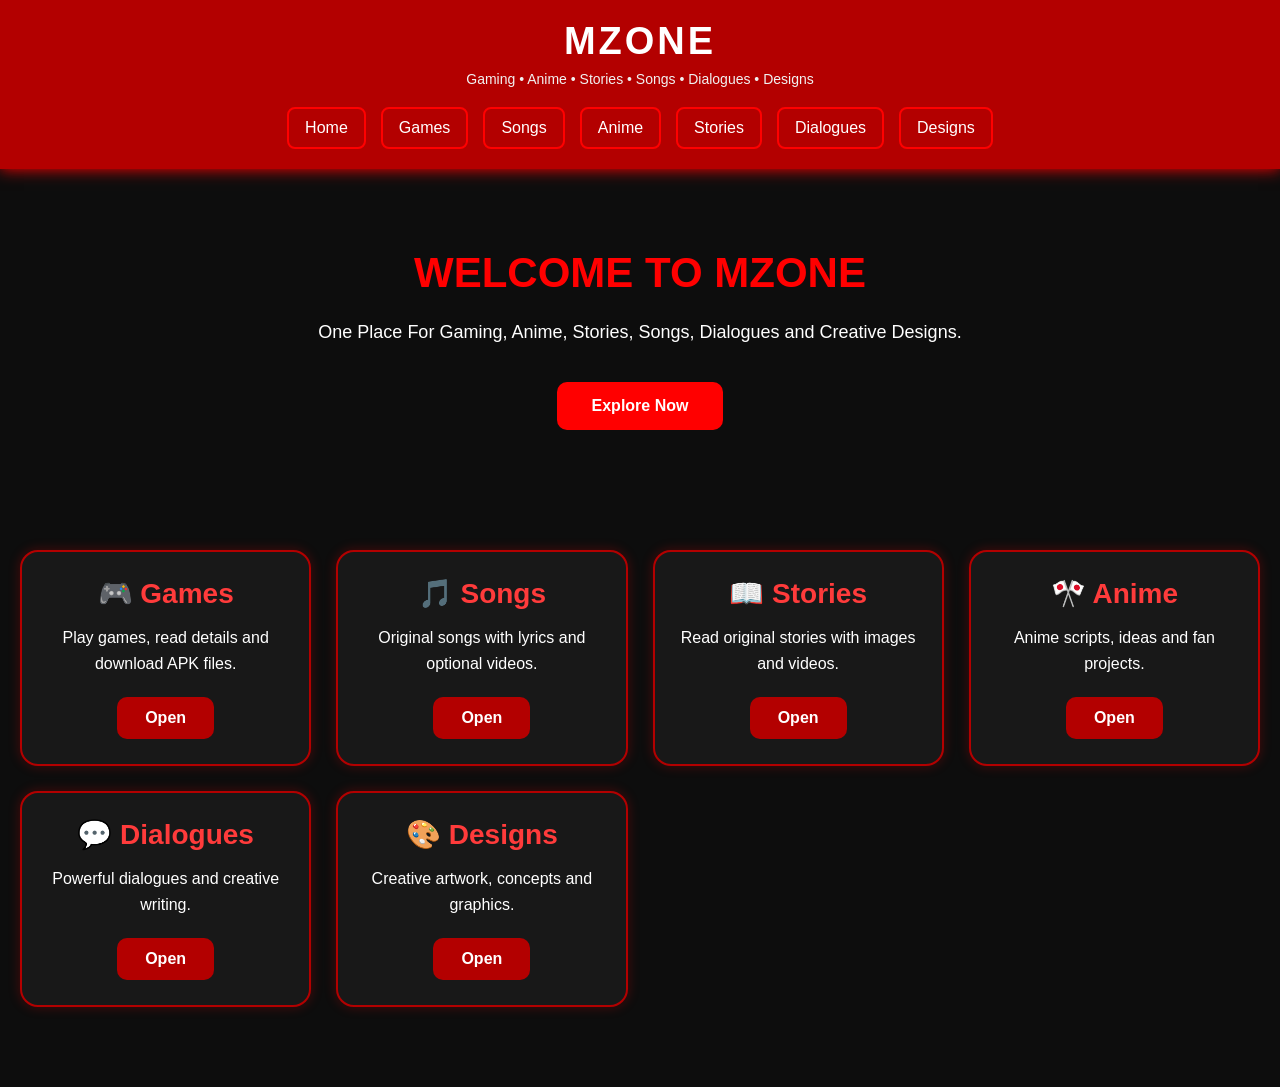
<file: index.html>
<!DOCTYPE html>
<html lang="en">

<head>
<meta charset="UTF-8">
<meta name="viewport" content="width=device-width, initial-scale=1.0">
<title>MZONE</title>

<link rel="stylesheet" href="style.css">

</head>

<body>

<header>

<div class="logo">
<h1>MZONE</h1>
<p>Gaming • Anime • Stories • Songs • Dialogues • Designs</p>
</div>

<nav>

<a href="#">Home</a>
<a href="#">Games</a>
<a href="#">Songs</a>
<a href="#">Anime</a>
<a href="#">Stories</a>
<a href="#">Dialogues</a>
<a href="#">Designs</a>

</nav>

</header>

<section class="hero">

<h2>WELCOME TO MZONE</h2>

<p>

One Place For Gaming, Anime, Stories, Songs, Dialogues and Creative Designs.

</p>

<a href="#" class="btn">

Explore Now

</a>

</section>
<section class="features">

<div class="card">
<h3>🎮 Games</h3>
<p>Play games, read details and download APK files.</p>
<a href="games/">Open</a>
</div>

<div class="card">
<h3>🎵 Songs</h3>
<p>Original songs with lyrics and optional videos.</p>
<a href="songs/">Open</a>
</div>

<div class="card">
<h3>📖 Stories</h3>
<p>Read original stories with images and videos.</p>
<a href="stories/">Open</a>
</div>

<div class="card">
<h3>🎌 Anime</h3>
<p>Anime scripts, ideas and fan projects.</p>
<a href="anime/">Open</a>
</div>

<div class="card">
<h3>💬 Dialogues</h3>
<p>Powerful dialogues and creative writing.</p>
<a href="dialogues/">Open</a>
</div>

<div class="card">
<h3>🎨 Designs</h3>
<p>Creative artwork, concepts and graphics.</p>
<a href="designs/">Open</a>
</div>

                                           </section>
<script src="script.js"></script>

</body>

  </html>
</file>
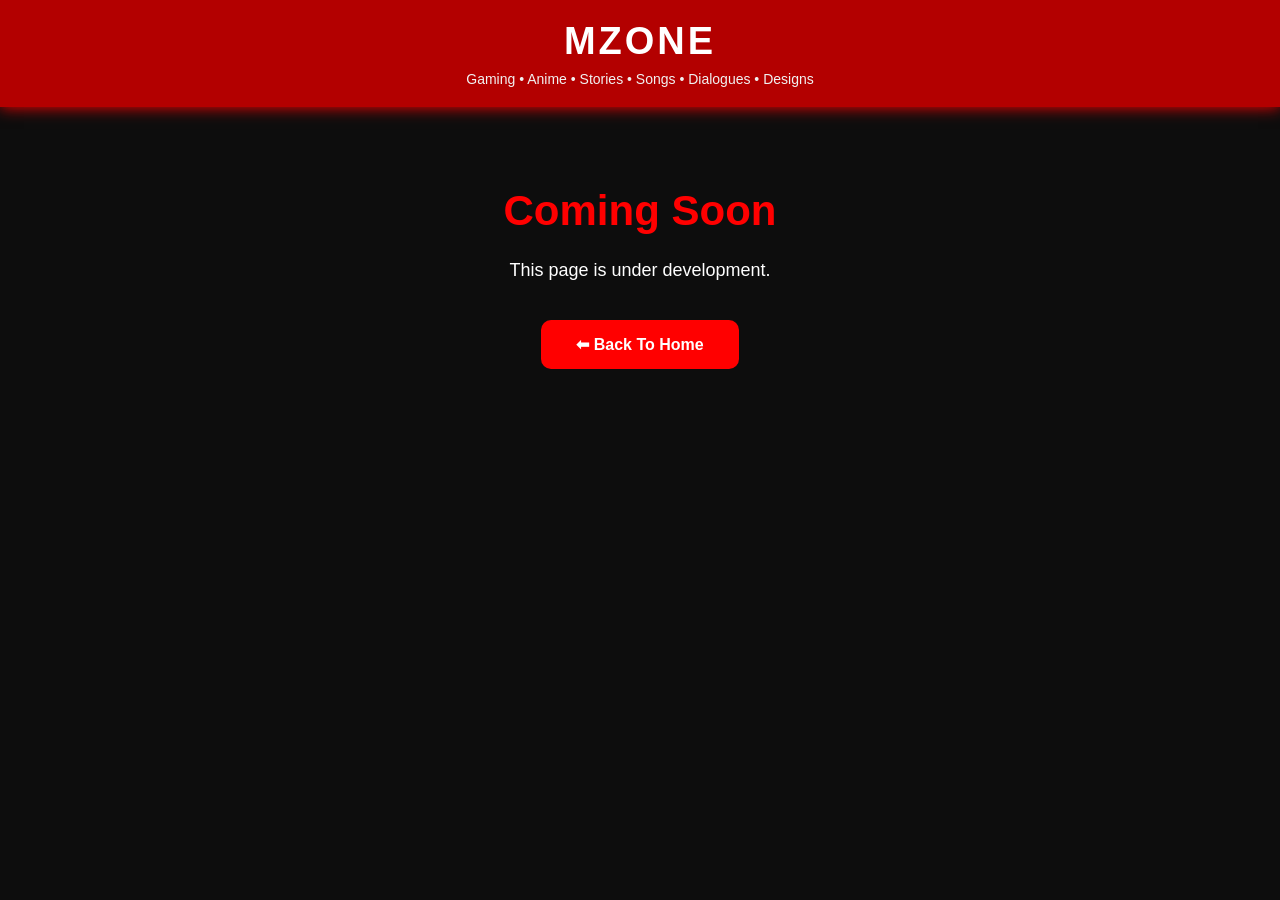
<file: Anime/index.html>
<!DOCTYPE html>
<html lang="en">
<head>
<meta charset="UTF-8">
<meta name="viewport" content="width=device-width, initial-scale=1.0">
<title>MZONE</title>

<link rel="stylesheet" href="../style.css">

</head>
<body>

<header>

<div class="logo">
<h1>MZONE</h1>
<p>Gaming • Anime • Stories • Songs • Dialogues • Designs</p>

</div>

</header>

<section class="hero">

<h2>Coming Soon</h2>

<p>
This page is under development.
</p>

<a href="../index.html" class="btn">⬅ Back To Home</a>

</section>

</body>
</html>
</file>
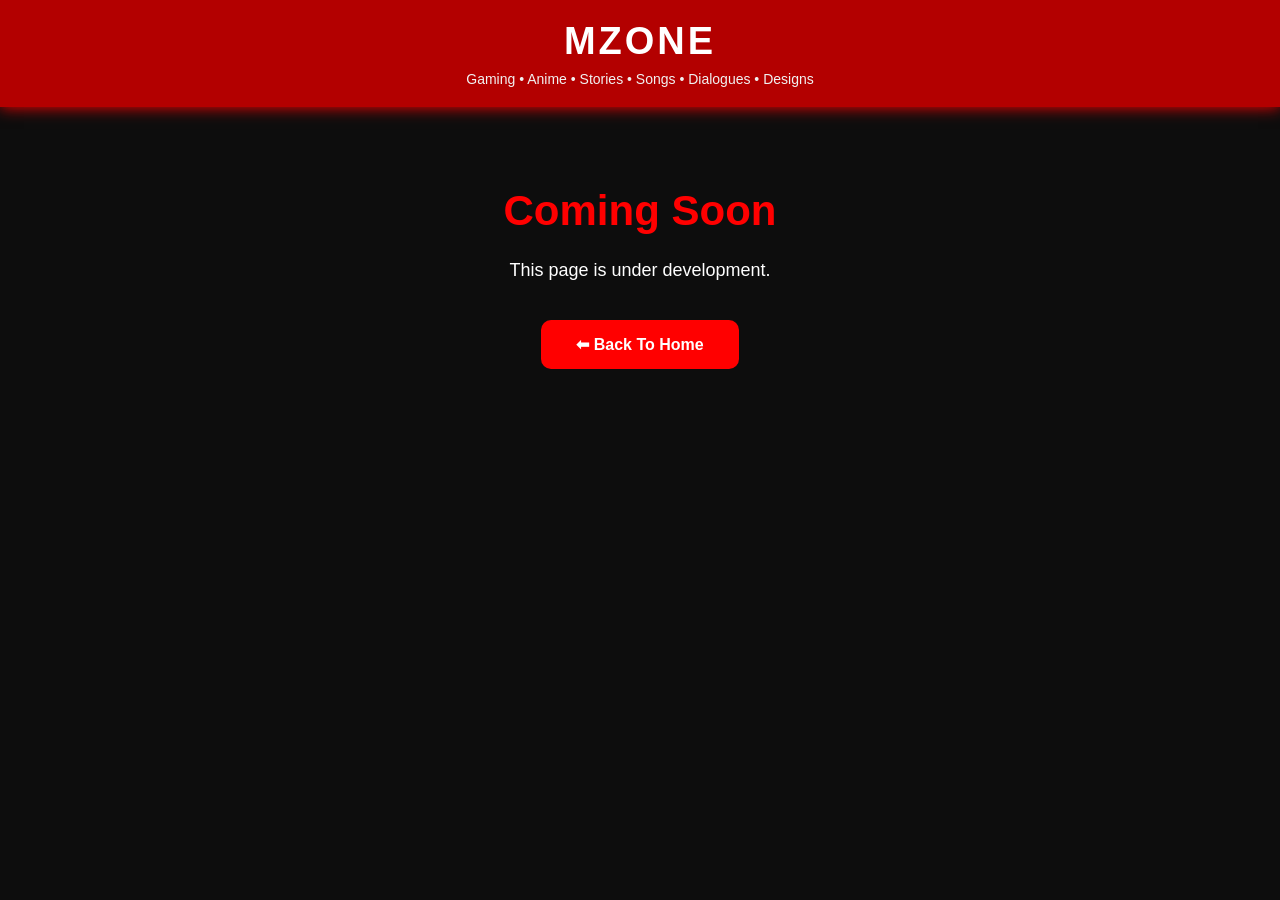
<file: image/index.html>
<!DOCTYPE html>
<html lang="en">
<head>
<meta charset="UTF-8">
<meta name="viewport" content="width=device-width, initial-scale=1.0">
<title>MZONE</title>

<link rel="stylesheet" href="../style.css">

</head>
<body>

<header>

<div class="logo">
<h1>MZONE</h1>
<p>Gaming • Anime • Stories • Songs • Dialogues • Designs</p>

</div>

</header>

<section class="hero">

<h2>Coming Soon</h2>

<p>
This page is under development.
</p>

<a href="../index.html" class="btn">⬅ Back To Home</a>

</section>

</body>
  </html>
</file>
<file: style.css>
*{
margin:0;
padding:0;
box-sizing:border-box;
font-family:Arial,sans-serif;
}

body{
background:#0d0d0d;
color:white;
}

header{
background:#b30000;
padding:20px;
text-align:center;
box-shadow:0 0 15px red;
}

.logo h1{
font-size:38px;
letter-spacing:3px;
}

.logo p{
margin-top:8px;
font-size:14px;
color:#f1f1f1;
}

nav{
margin-top:20px;
display:flex;
justify-content:center;
flex-wrap:wrap;
gap:15px;
}

nav a{
color:white;
text-decoration:none;
padding:10px 16px;
border:2px solid red;
border-radius:8px;
transition:.3s;
}

nav a:hover{
background:red;
}

.hero{
text-align:center;
padding:80px 20px;
}

.hero h2{
font-size:42px;
color:red;
margin-bottom:20px;
}

.hero p{
font-size:18px;
max-width:700px;
margin:auto;
line-height:30px;
}

.btn{
display:inline-block;
margin-top:35px;
padding:15px 35px;
background:red;
color:white;
text-decoration:none;
   
border-radius:10px;
font-weight:bold;
}

.btn:hover{
background:#ff2d2d;
}
.features{
display:grid;
grid-template-columns:repeat(auto-fit,minmax(260px,1fr));
gap:25px;
padding:40px 20px 80px;
}

.card{
background:#181818;
border:2px solid #b30000;
border-radius:18px;
padding:25px;
text-align:center;
transition:.3s;
box-shadow:0 0 12px rgba(255,0,0,.25);
}

.card:hover{
transform:translateY(-8px);
box-shadow:0 0 25px red;
}

.card h3{
font-size:28px;
margin-bottom:15px;
color:#ff3b3b;
}

.card p{
line-height:26px;
margin-bottom:20px;
}

.card a{
display:inline-block;
padding:12px 28px;
background:#b30000;
color:white;
text-decoration:none;
border-radius:10px;
font-weight:bold;
   }
</file>
